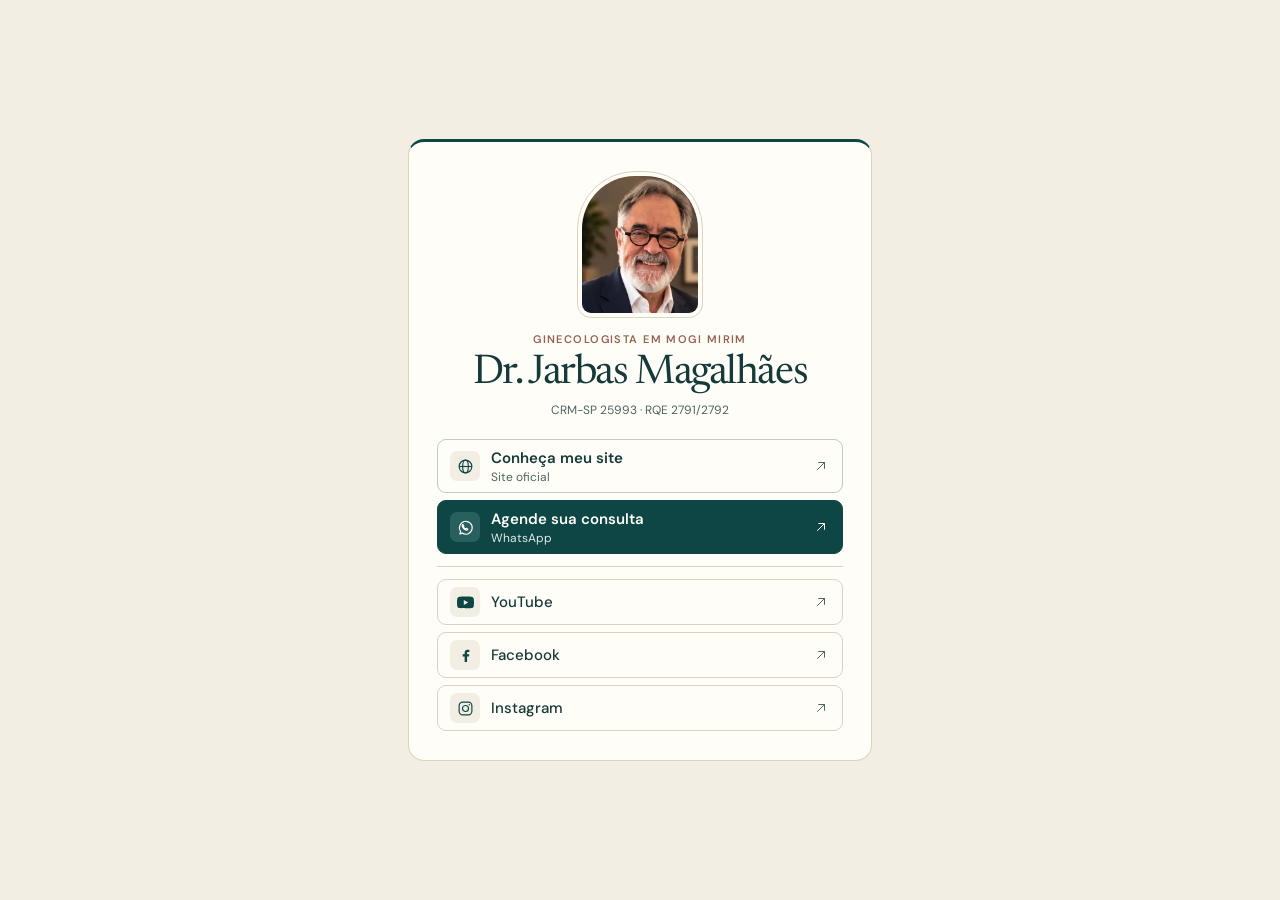
<file: dr-jarbas-home-v1-netlify(2)/site/site/index.html>
<!doctype html>
<html lang="pt-BR">
<head>
  <meta charset="utf-8">
  <meta name="viewport" content="width=device-width, initial-scale=1">
  <meta name="theme-color" content="#f3eee4">
  <meta name="description" content="Site, agendamento e redes sociais do Dr. Jarbas Magalhães, ginecologista em Mogi Mirim.">
  <title>Dr. Jarbas Magalhães | Canais oficiais</title>
  <style>
    @font-face {
      font-family: Newsreader;
      src: url("../0aa0ffe3a23ad8fb3576.woff2") format("woff2");
      font-weight: 300 400;
      font-display: swap;
    }
    @font-face {
      font-family: "DM Sans";
      src: url("../713ca32c3c8b2ada804c.woff2") format("woff2");
      font-weight: 300 600;
      font-display: swap;
    }
    :root {
      color-scheme: light;
      --petrol: #0d4645;
      --deep: #073635;
      --ink: #153a39;
      --cream: #f3eee4;
      --sand: #ded2bf;
      --white: #fffdf8;
      --copper: #946452;
      --line: #bdccc5;
      --muted: #4d6560;
    }
    *, *::before, *::after { box-sizing: border-box; }
    body {
      margin: 0;
      min-height: 100vh;
      min-height: 100svh;
      display: grid;
      place-items: center;
      padding: 22px 16px;
      background: var(--cream);
      color: var(--ink);
      font-family: "DM Sans", Arial, sans-serif;
      line-height: 1.35;
    }
    main {
      width: min(100%, 29rem);
      padding: 21px clamp(15px, 5vw, 28px) 23px;
      border: 1px solid var(--sand);
      border-top: 3px solid var(--petrol);
      border-radius: 16px;
      background: var(--white);
    }
    header { text-align: center; }
    .portrait {
      display: block;
      width: 112px;
      height: auto;
      margin: 0 auto 14px;
      padding: 4px;
      border: 1px solid var(--sand);
      border-radius: 58px 58px 14px 14px;
    }
    .specialty {
      margin: 0 0 7px;
      color: var(--copper);
      font-size: 11px;
      font-weight: 600;
      letter-spacing: .13em;
      text-transform: uppercase;
    }
    h1 {
      margin: 0;
      font-family: Newsreader, Georgia, serif;
      font-size: clamp(27px, 8.2vw, 41px);
      font-weight: 400;
      line-height: 1.04;
      letter-spacing: -.035em;
      text-wrap: balance;
    }
    .credentials {
      margin: 6px 0 0;
      color: var(--muted);
      font-size: .75rem;
    }
    nav { margin-top: 21px; }
    ul {
      display: grid;
      gap: 7px;
      margin: 0;
      padding: 0;
      list-style: none;
    }
    .primary-links { margin-bottom: 12px; }
    .social-links {
      border-top: 1px solid var(--sand);
      padding-top: 12px;
    }
    .card {
      display: grid;
      grid-template-columns: 30px minmax(0, 1fr) 16px;
      gap: 11px;
      align-items: center;
      min-height: 46px;
      padding: 6px 12px;
      border: 1px solid var(--sand);
      border-radius: 9px;
      color: var(--ink);
      font-size: .9375rem;
      font-weight: 500;
      text-decoration: none;
    }
    .card:hover { background: var(--cream); }
    .card:focus-visible {
      outline: 2px solid var(--copper);
      outline-offset: 2px;
    }
    .primary-links .card {
      min-height: 54px;
      border-color: var(--line);
      font-weight: 600;
    }
    .primary-links .appointment {
      border-color: var(--petrol);
      background: var(--petrol);
      color: var(--white);
    }
    .primary-links .appointment:hover { background: var(--deep); }
    .badge {
      display: grid;
      place-items: center;
      width: 30px;
      height: 30px;
      border-radius: 7px;
      background: var(--cream);
      color: var(--petrol);
    }
    .appointment .badge {
      background: #27605e;
      color: var(--white);
    }
    .badge svg { width: 17px; height: 17px; }
    .arrow {
      width: 14px;
      height: 14px;
      color: var(--muted);
    }
    .appointment .arrow { color: inherit; }
    .hint {
      display: block;
      margin-top: 1px;
      color: var(--muted);
      font-size: .75rem;
      font-weight: 400;
    }
    .appointment .hint { color: #e1ebe6; }
    @media (min-width: 600px) and (min-height: 680px) {
      main { padding-block: 29px; }
      .portrait { width: 126px; }
    }
    @media (max-height: 600px) {
      body { padding-block: 12px; }
      main { padding-block: 13px; }
      .portrait { width: 86px; margin-bottom: 10px; }
      nav { margin-top: 14px; }
    }
  </style>
</head>
<body>
  <main>
    <header>
      <img class="portrait" src="./dr-jarbas-retrato.webp" width="360" height="425" alt="Retrato do Dr. Jarbas Magalhães">
      <p class="specialty">Ginecologista em Mogi Mirim</p>
      <h1>Dr. Jarbas Magalhães</h1>
      <p class="credentials">CRM-SP 25993 · RQE 2791/2792</p>
    </header>
    <nav aria-label="Canais oficiais do Dr. Jarbas Magalhães">
      <ul class="primary-links" role="list">
        <li><a class="card" href="https://drjarbasmagalhaes.com.br/">
          <span class="badge"><svg viewBox="0 0 24 24" fill="none" stroke="currentColor" stroke-width="1.6" aria-hidden="true"><circle cx="12" cy="12" r="9"/><ellipse cx="12" cy="12" rx="4" ry="9"/><path d="M3 12h18"/></svg></span>
          <span>Conheça meu site<span class="hint">Site oficial</span></span><svg class="arrow" viewBox="0 0 24 24" fill="none" stroke="currentColor" stroke-width="1.7" stroke-linecap="round" stroke-linejoin="round" aria-hidden="true"><path d="M6 18 18 6M8 6h10v10"/></svg>
        </a></li>
        <li><a class="card appointment" href="https://wa.me/5519996249482?text=Ol%C3%A1%2C%20gostaria%20de%20consultar%20a%20disponibilidade%20para%20uma%20consulta%20com%20o%20Dr.%20Jarbas.">
          <span class="badge"><svg viewBox="0 0 24 24" fill="none" stroke="currentColor" stroke-width="1.6" stroke-linecap="round" stroke-linejoin="round" aria-hidden="true"><path d="M5.2 17.7 4 21l3.5-1.1a9 9 0 1 0-2.3-2.2Z"/><path d="M8.2 7.5c-.7 0-1.1.6-1.1 1.4 0 3 3.7 6.8 6.7 6.8.8 0 1.5-.5 1.5-1.2l-2-1.3-1 1a8.6 8.6 0 0 1-3.6-3.6l1-1-1.5-2.1Z"/></svg></span>
          <span>Agende sua consulta<span class="hint">WhatsApp</span></span><svg class="arrow" viewBox="0 0 24 24" fill="none" stroke="currentColor" stroke-width="1.7" stroke-linecap="round" stroke-linejoin="round" aria-hidden="true"><path d="M6 18 18 6M8 6h10v10"/></svg>
        </a></li>
      </ul>
      <ul class="social-links" role="list">
        <li><a class="card" href="https://www.youtube.com/channel/UCqeFYTVf4IwUSs_GWN5DB_w">
          <span class="badge"><svg fill="currentColor" viewBox="0 0 24 24" aria-hidden="true"><path d="M23.5 6.2a3 3 0 0 0-2.1-2.1C19.5 3.6 12 3.6 12 3.6s-7.5 0-9.4.5A3 3 0 0 0 .5 6.2 31 31 0 0 0 0 12a31 31 0 0 0 .5 5.8 3 3 0 0 0 2.1 2.1c1.9.5 9.4.5 9.4.5s7.5 0 9.4-.5a3 3 0 0 0 2.1-2.1A31 31 0 0 0 24 12a31 31 0 0 0-.5-5.8ZM9.6 15.6V8.4l6.2 3.6-6.2 3.6Z"></path></svg></span>
          <span>YouTube</span><svg class="arrow" viewBox="0 0 24 24" fill="none" stroke="currentColor" stroke-width="1.7" stroke-linecap="round" stroke-linejoin="round" aria-hidden="true"><path d="M6 18 18 6M8 6h10v10"/></svg>
        </a></li>
        <li><a class="card" href="https://www.facebook.com/jarbas.magalhaes/">
          <span class="badge"><svg fill="currentColor" viewBox="0 0 24 24" aria-hidden="true"><path d="M14.2 21v-7.7h2.7l.4-3h-3.1V8.4c0-.9.3-1.5 1.6-1.5h1.7V4.2c-.3 0-1.3-.2-2.5-.2-2.5 0-4.2 1.5-4.2 4.3v2H8v3h2.8V21h3.4Z"></path></svg></span>
          <span>Facebook</span><svg class="arrow" viewBox="0 0 24 24" fill="none" stroke="currentColor" stroke-width="1.7" stroke-linecap="round" stroke-linejoin="round" aria-hidden="true"><path d="M6 18 18 6M8 6h10v10"/></svg>
        </a></li>
        <li><a class="card" href="https://www.instagram.com/drjarbasmagalhaes/">
          <span class="badge"><svg fill="none" stroke="currentColor" stroke-width="1.65" viewBox="0 0 24 24" aria-hidden="true"><rect x="3" y="3" width="18" height="18" rx="5"></rect><circle cx="12" cy="12" r="4.25"></circle><circle fill="currentColor" stroke="none" cx="17.4" cy="6.7" r="1"></circle></svg></span>
          <span>Instagram</span><svg class="arrow" viewBox="0 0 24 24" fill="none" stroke="currentColor" stroke-width="1.7" stroke-linecap="round" stroke-linejoin="round" aria-hidden="true"><path d="M6 18 18 6M8 6h10v10"/></svg>
        </a></li>
      </ul>
    </nav>
  </main>
</body>
</html>
</file>
